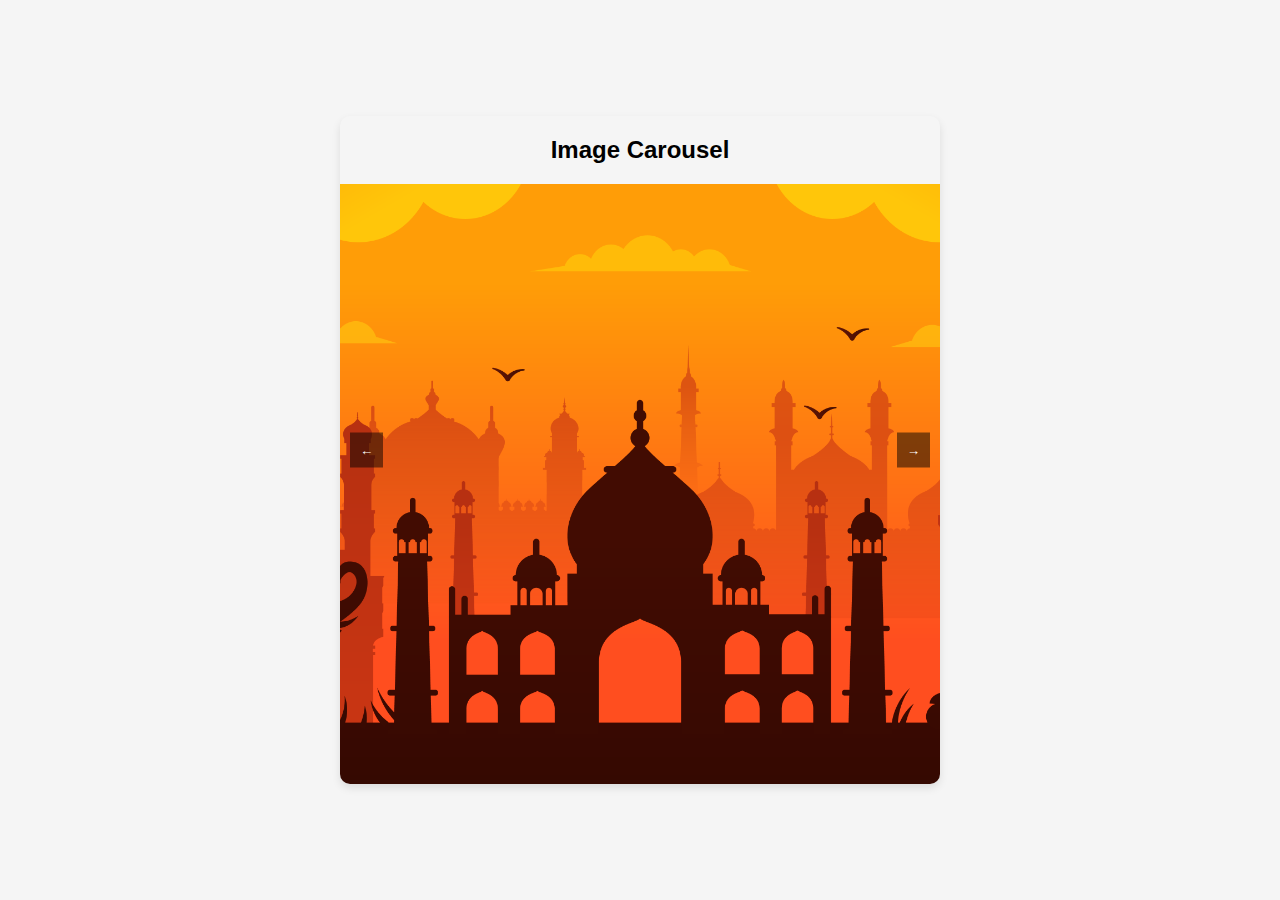
<file: ShipGlobal/Carousel/index.html>
<!DOCTYPE html>
<html lang="en">
<head>
    <meta charset="UTF-8">
    <meta name="viewport" content="width=device-width, initial-scale=1.0">
    <title>Carousel</title>
    <link rel="stylesheet" href="styles.css">
</head>
<body>
    <div class="container">
        <div class="heading">
            <h2>Image Carousel</h2>
        </div>
        <div class="carousel">
            <img src="./images/image1.png" alt="Image 1" class="carousel-image">
            <img src="./images/image2.jpg" alt="Image 2" class="carousel-image">
            <img src="./images/image3.jpg" alt="Image 3" class="carousel-image">
            <img src="./images/image4.webp" alt="Image 4" class="carousel-image">
        </div>
        <button class="carousel-control prev" id="prevBtn">←</button>
        <button class="carousel-control next" id="nextBtn">→</button>
    </div>
    
    <script src="app.js"></script>
</body>
</html>
</file>
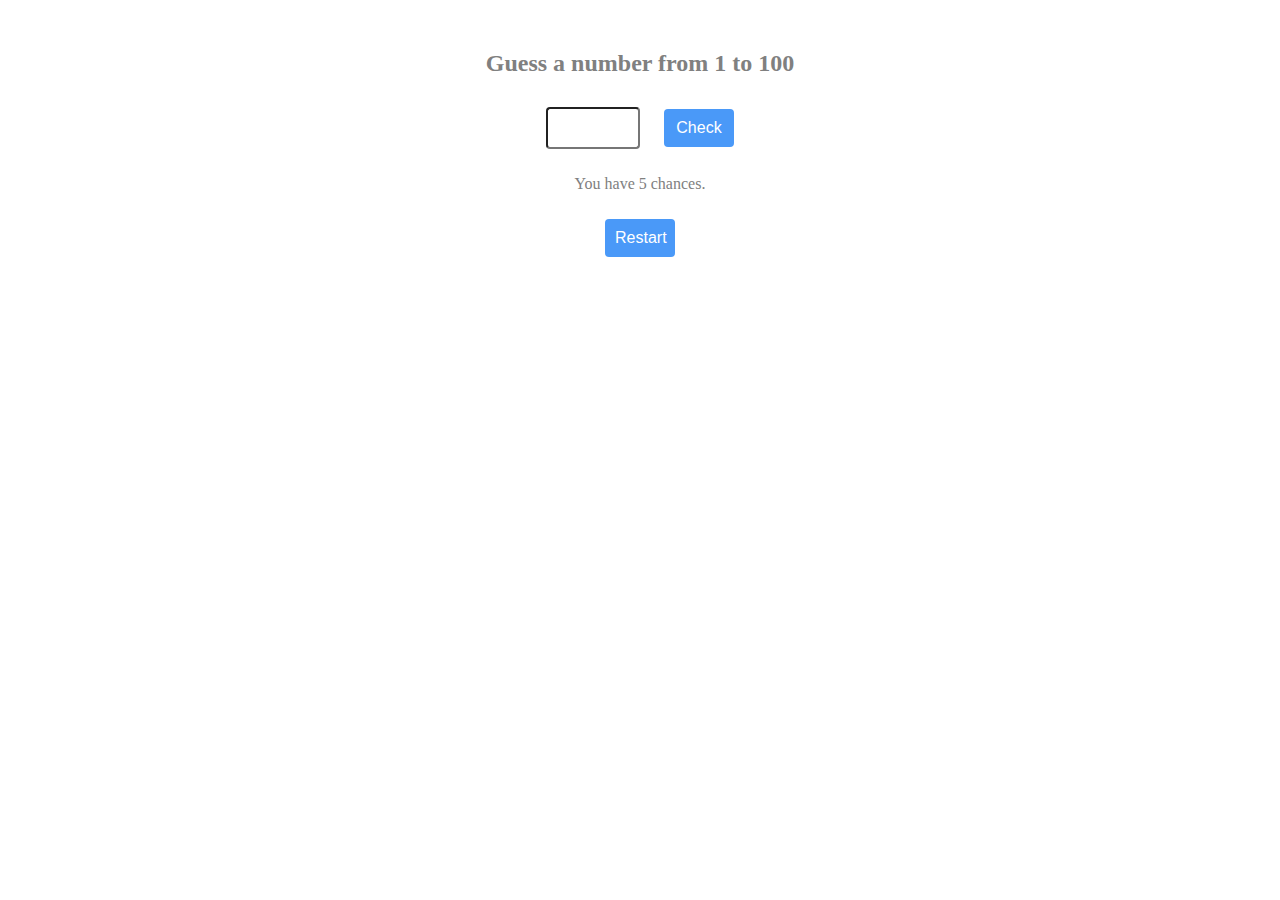
<file: ShipGlobal/Number Guess/index.html>
<!DOCTYPE html>
<html lang="en">
<head>
    <meta charset="UTF-8">
    <meta name="viewport" content="width=device-width, initial-scale=1.0">
    <title>Guess the number</title>
    <link rel="stylesheet" href="styles.css">
</head>
<body>
    <h2 style="color: gray;">Guess a number from 1 to 100</h2>
    <p id="message"></p>
    <input type="text" id="guessInput" min="1" max="100">
    <button onclick="checkGuess()">Check</button>
    <p style="color: gray;">You have <span id="chances">5</span> chances.</p>
    <button onclick="restartGame()">Restart</button>

    <script src="app.js"></script>
</body>
</html>
</file>
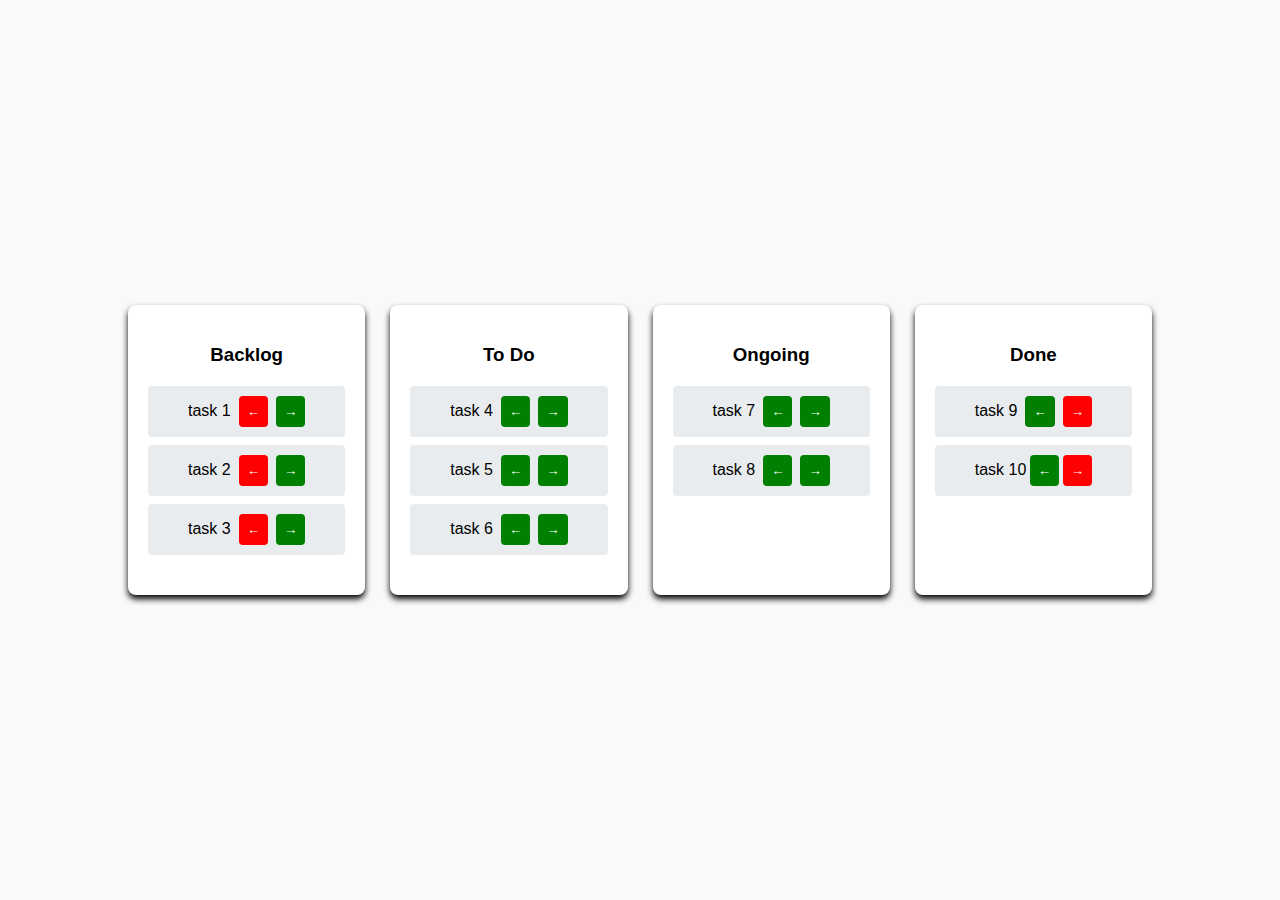
<file: ShipGlobal/Todo/index.html>
<!DOCTYPE html>
<html lang="en">
<head>
    <meta charset="UTF-8">
    <meta name="viewport" content="width=device-width, initial-scale=1.0">
    <title>Todo List</title>
    <link rel="stylesheet" href="styles.css">
</head>
<body>
    <div class="container">
        <div class="card" id="backlog">
            <h3>Backlog</h3>
            <ul class="list" id="backlog-list"></ul>
        </div>

        <div class="card" id="todo">
            <h3>To Do</h3>
            <ul class="list" id="todo-list"></ul>
        </div>

        <div class="card" id="ongoing">
            <h3>Ongoing</h3>
            <ul class="list" id="ongoing-list"></ul>
        </div>

        <div class="card" id="done">
            <h3>Done</h3>
            <ul class="list" id="done-list"></ul>
        </div>
    </div>

    <script src="app.js"></script>
</body>
</html>
</file>
<file: ShipGlobal/Carousel/styles.css>
body {
    font-family: Arial, sans-serif;
    display: flex;
    justify-content: center;
    align-items: center;
    height: 100vh;
    margin: 0;
    background-color: #f5f5f5;
}

.heading {
    text-align: center;
    align-items: center;
    border: none;
}

.container {
    position: relative;
    max-width: 600px;
    width: 100%;
    overflow: hidden;
    border-radius: 10px;
    box-shadow: 0 4px 8px rgba(0, 0, 0, 0.1);
}

.carousel {
    display: flex;
    transition: transform 0.5s ease-in-out;
}

.carousel-image {
    width: 100%;
    display: block;
    object-fit: cover;
}

.carousel-control {
    position: absolute;
    top: 50%;
    transform: translateY(-50%);
    background-color: rgba(0, 0, 0, 0.5);
    border: none;
    color: white;
    padding: 10px;
    cursor: pointer;
    z-index: 1;
}

.prev {
    left: 10px;
}

.next {
    right: 10px;
}
</file>
<file: ShipGlobal/Number Guess/styles.css>
body {
    text-align: center;
    margin-top: 50px;
}


input, button {
    width: 70px;
    margin: 10px;
    padding: 10px;
    font-size: 16px;
    border-radius: 4px;
}

#message {
    font-size: 20px;
    margin: 20px;
}

button {
    color: white;
    background-color: #4A99F8;
    border: none;
}
</file>
<file: ShipGlobal/Todo/styles.css>
body {
    font-family: Arial, sans-serif;
    background-color: #f8f9fa;
    display: flex;
    justify-content: center;
    align-items: center;
    height: 100vh;
    margin: 0;
}

.container {
    display: grid;
    grid-template-columns: repeat(4, 1fr);
    gap: 25px;
    width: 80%;
}

.card {
    background-color: #fff;
    border-radius: 8px;
    box-shadow: 0 4px 6px black;
    padding: 20px;
    text-align: center;
}

.list {
    padding: 0;
    margin: 20px 0;
}

.list li {
    background-color: #e9ecef;
    padding: 10px 40px;
    margin-bottom: 8px;
    border-radius: 4px;
    display: flex;
    align-items: center;
    justify-content: space-between;
}

.nav-btn {
    background-color: green;
    color: #fff;
    border: none;
    border-radius: 4px;
    padding: 8px;
    cursor: pointer;
}

.nav-btn[disabled] {
    background-color: red;
}
</file>
